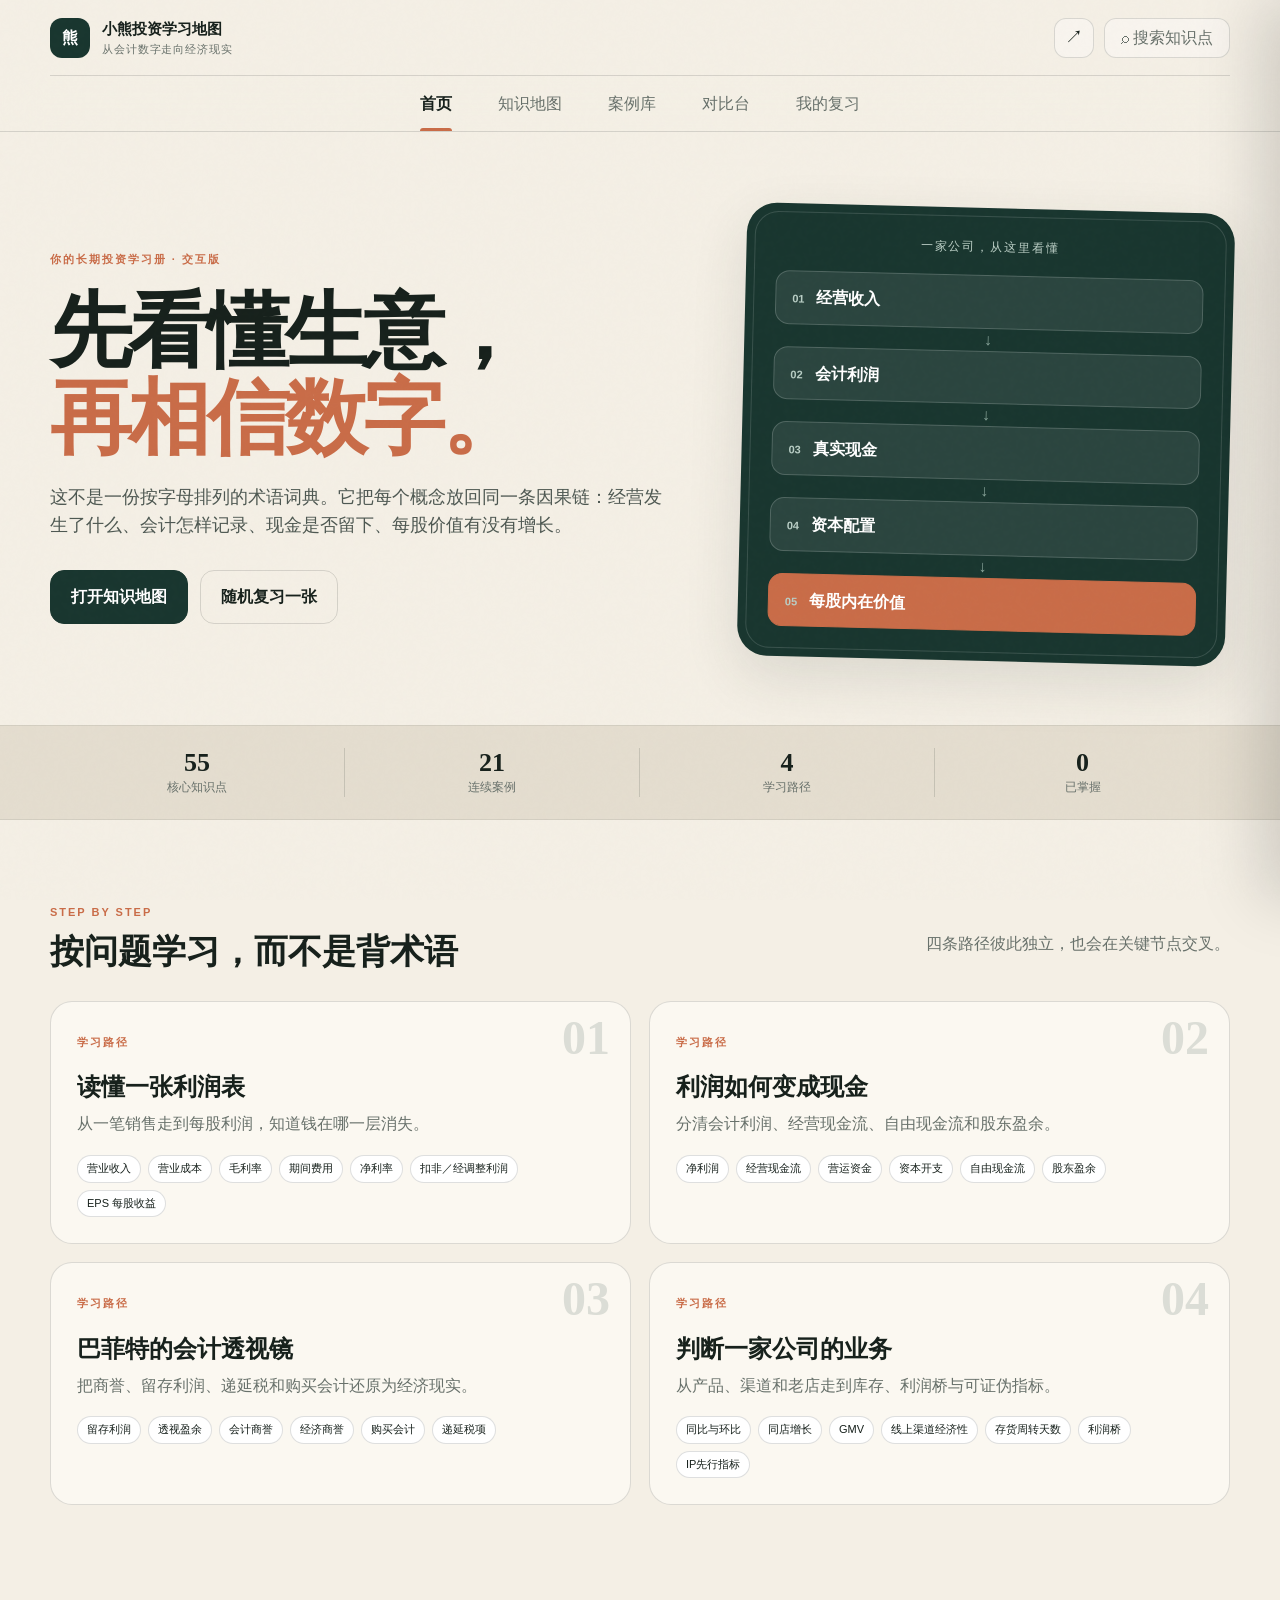
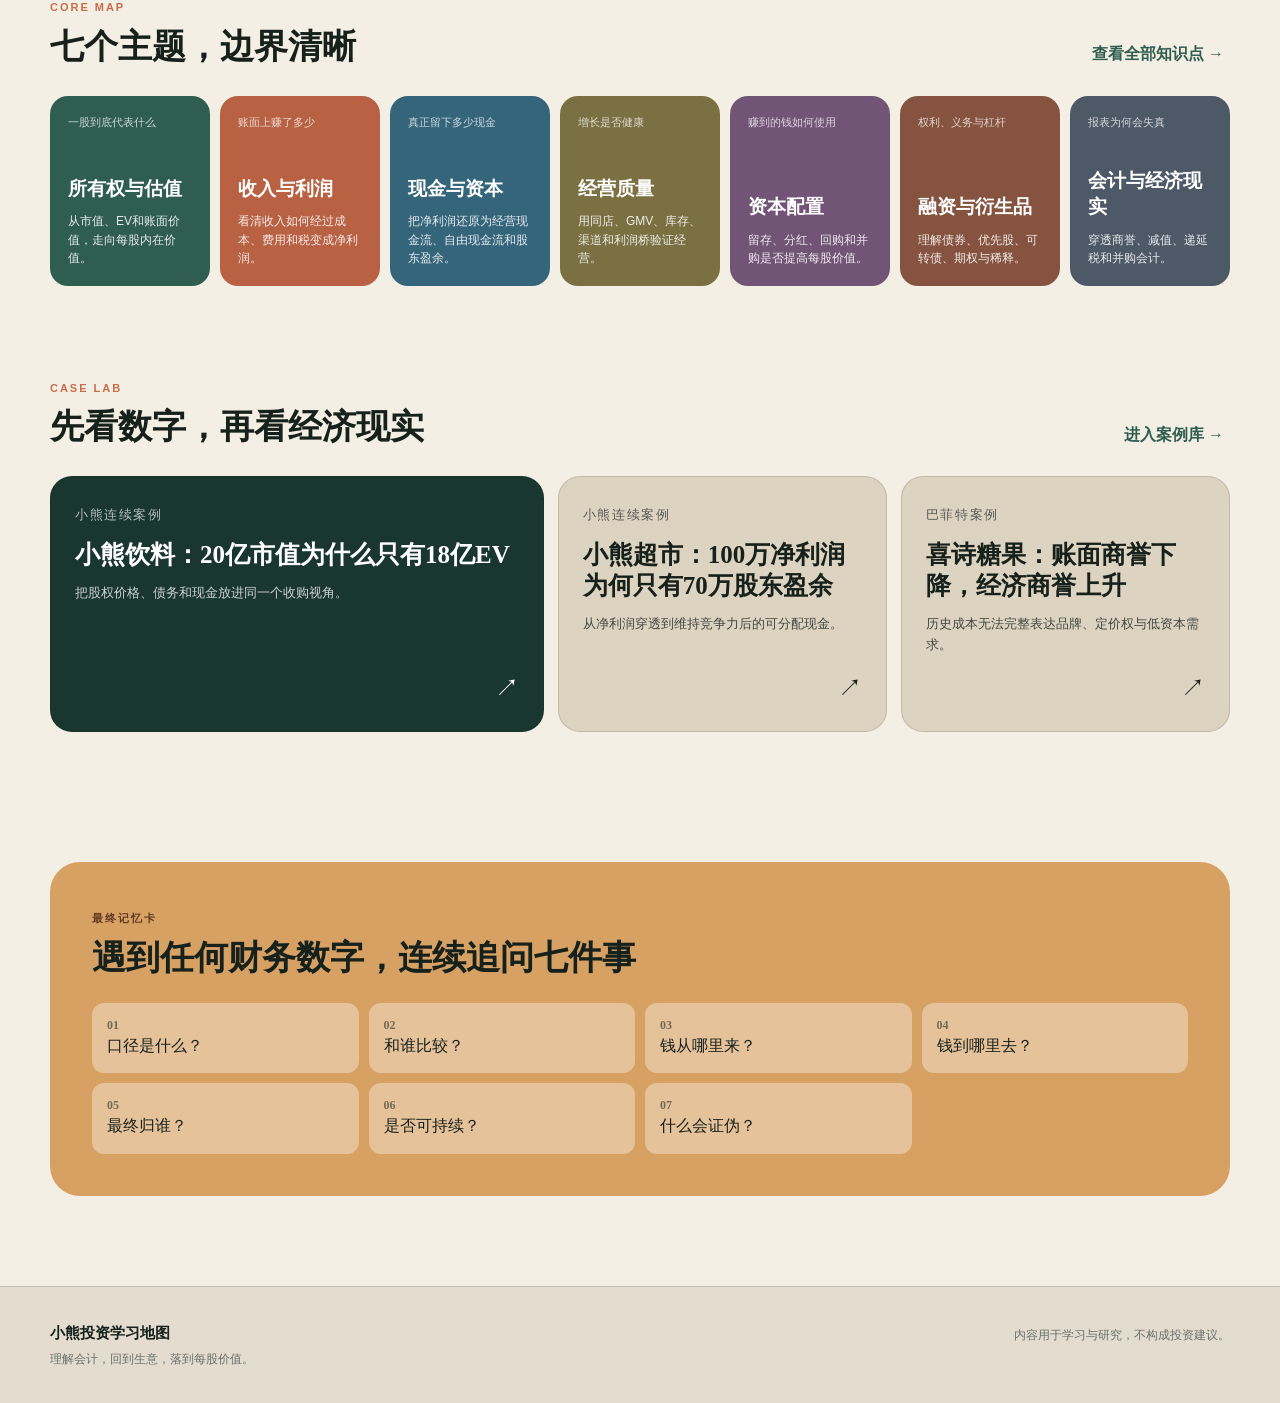
<file: index.html>
<!doctype html>
<html lang="zh-CN">
<head>
  <meta charset="utf-8" />
  <meta name="viewport" content="width=device-width, initial-scale=1, viewport-fit=cover" />
  <meta name="theme-color" content="#19362f" />
  <meta name="description" content="把财务概念、巴菲特会计思想、公司研究方法和真实案例连接起来的交互式学习地图。" />
  <title>小熊投资学习地图</title>
  <link rel="stylesheet" href="./styles.css?v=20261107-pop-methods" />
</head>
<body>
  <div class="noise" aria-hidden="true"></div>
  <header class="topbar">
    <a class="brand" href="#home" data-route="home" aria-label="返回首页">
      <span class="brand-mark">熊</span>
      <span><b>小熊投资学习地图</b><small>从会计数字走向经济现实</small></span>
    </a>
    <div class="header-actions">
      <button class="icon-btn" id="shareButton" aria-label="分享页面">↗</button>
      <button class="search-open" id="searchOpen"><span>⌕</span> 搜索知识点</button>
    </div>
  </header>

  <nav class="main-nav" aria-label="主要导航">
    <button class="nav-item active" data-route="home">首页</button>
    <button class="nav-item" data-route="atlas">知识地图</button>
    <button class="nav-item" data-route="cases">案例库</button>
    <button class="nav-item" data-route="compare">对比台</button>
    <button class="nav-item" data-route="review">我的复习</button>
  </nav>

  <main>
    <section class="view active" id="view-home">
      <div class="hero shell">
        <div class="hero-copy">
          <span class="eyebrow">你的长期投资学习册 · 交互版</span>
          <h1>先看懂生意，<br><em>再相信数字。</em></h1>
          <p>这不是一份按字母排列的术语词典。它把每个概念放回同一条因果链：经营发生了什么、会计怎样记录、现金是否留下、每股价值有没有增长。</p>
          <div class="hero-actions">
            <button class="primary" data-route="atlas">打开知识地图</button>
            <button class="secondary" id="randomConcept">随机复习一张</button>
          </div>
        </div>
        <div class="hero-board" aria-label="投资分析主链条">
          <div class="board-label">一家公司，从这里看懂</div>
          <button class="chain-node" data-concept="revenue"><span>01</span>经营收入</button>
          <i>↓</i>
          <button class="chain-node" data-concept="net-profit"><span>02</span>会计利润</button>
          <i>↓</i>
          <button class="chain-node" data-concept="owner-earnings"><span>03</span>真实现金</button>
          <i>↓</i>
          <button class="chain-node" data-concept="capital-allocation"><span>04</span>资本配置</button>
          <i>↓</i>
          <button class="chain-node accent" data-concept="intrinsic-value"><span>05</span>每股内在价值</button>
        </div>
      </div>

      <div class="stats-strip">
        <div><b id="conceptCount">0</b><span>核心知识点</span></div>
        <div><b id="caseCount">0</b><span>连续案例</span></div>
        <div><b>4</b><span>学习路径</span></div>
        <div><b id="progressCount">0</b><span>已掌握</span></div>
      </div>

      <section class="shell section-block">
        <div class="section-head">
          <div><span class="kicker">STEP BY STEP</span><h2>按问题学习，而不是背术语</h2></div>
          <p>四条路径彼此独立，也会在关键节点交叉。</p>
        </div>
        <div class="path-grid" id="pathGrid"></div>
      </section>

      <section class="shell section-block">
        <div class="section-head">
          <div><span class="kicker">CORE MAP</span><h2>七个主题，边界清晰</h2></div>
          <button class="text-link" data-route="atlas">查看全部知识点 →</button>
        </div>
        <div class="domain-grid" id="domainGrid"></div>
      </section>

      <section class="shell section-block case-preview-wrap">
        <div class="section-head">
          <div><span class="kicker">CASE LAB</span><h2>先看数字，再看经济现实</h2></div>
          <button class="text-link" data-route="cases">进入案例库 →</button>
        </div>
        <div class="case-preview" id="homeCases"></div>
      </section>

      <section class="shell memory-card">
        <span class="kicker">最终记忆卡</span>
        <h2>遇到任何财务数字，连续追问七件事</h2>
        <div class="question-grid">
          <p><b>01</b>口径是什么？</p><p><b>02</b>和谁比较？</p><p><b>03</b>钱从哪里来？</p>
          <p><b>04</b>钱到哪里去？</p><p><b>05</b>最终归谁？</p><p><b>06</b>是否可持续？</p><p><b>07</b>什么会证伪？</p>
        </div>
      </section>
    </section>

    <section class="view" id="view-atlas">
      <div class="page-head shell">
        <span class="eyebrow">KNOWLEDGE ATLAS</span>
        <h1>知识地图</h1>
        <p>按经济问题分类：一个知识点只能有一个主位置，但可以通过“相关概念”连接到其他主题。</p>
      </div>
      <div class="toolbar shell">
        <label class="search-field"><span>⌕</span><input id="atlasSearch" placeholder="搜索：股东盈余、期权、存货……" /></label>
        <div class="filter-row" id="domainFilters"></div>
      </div>
      <div class="shell result-meta" id="atlasMeta"></div>
      <div class="shell card-grid" id="conceptGrid"></div>
    </section>

    <section class="view" id="view-cases">
      <div class="page-head shell">
        <span class="eyebrow">CASE LIBRARY</span>
        <h1>案例库</h1>
        <p>按行业看计算方法，按公司找原案例。案例不是概念的装饰，而是检验你能否把报表、现金流与股东结果连接起来。</p>
      </div>
      <div class="shell industry-guide" id="industryGuide"></div>
      <div class="toolbar shell">
        <label class="search-field"><span>⌕</span><input id="caseSearch" placeholder="搜索：喜诗、名创、库存、回购……" /></label>
        <label class="company-select">公司 <select id="companyFilter"><option value="all">全部公司</option></select></label>
      </div>
      <div class="shell filter-label">按行业 / 生意模式</div>
      <div class="shell filter-row industry-filters" id="industryFilters"></div>
      <div class="shell filter-label">按案例类型</div>
      <div class="shell filter-row case-type-filters" id="caseFilters"></div>
      <div class="shell result-meta" id="caseMeta"></div>
      <div class="shell case-grid" id="caseGrid"></div>
    </section>

    <section class="view" id="view-compare">
      <div class="page-head shell">
        <span class="eyebrow">COMPARE DESK</span>
        <h1>概念对比台</h1>
        <p>很多误判并不是不会计算，而是把两个相似概念当成了一回事。</p>
      </div>
      <div class="shell compare-picker">
        <label>左边概念<select id="compareLeft"></select></label>
        <button id="swapCompare" class="swap-btn" aria-label="交换对比概念">⇄</button>
        <label>右边概念<select id="compareRight"></select></label>
      </div>
      <div class="shell compare-output" id="compareOutput"></div>
      <div class="shell quick-pairs">
        <h2>常见混淆组合</h2>
        <div id="quickPairs"></div>
      </div>
    </section>

    <section class="view" id="view-review">
      <div class="page-head shell">
        <span class="eyebrow">MY REVIEW</span>
        <h1>我的复习</h1>
        <p>收藏和掌握进度只保存在当前浏览器中，不需要登录。</p>
      </div>
      <div class="shell review-summary">
        <div><b id="reviewMastered">0</b><span>已掌握</span></div>
        <div><b id="reviewSaved">0</b><span>已收藏</span></div>
        <button class="primary" id="reviewRandom">从未掌握中抽一张</button>
      </div>
      <section class="shell review-section"><h2>收藏的知识点</h2><div class="card-grid compact" id="savedGrid"></div></section>
      <section class="shell review-section"><h2>最近浏览</h2><div class="card-grid compact" id="recentGrid"></div></section>
    </section>
  </main>

  <footer>
    <div class="shell footer-inner">
      <div><b>小熊投资学习地图</b><p>理解会计，回到生意，落到每股价值。</p></div>
      <p>内容用于学习与研究，不构成投资建议。</p>
    </div>
  </footer>

  <div class="search-overlay" id="searchOverlay" aria-hidden="true">
    <div class="search-panel">
      <div class="global-search"><span>⌕</span><input id="globalSearch" placeholder="输入任何概念或案例" autocomplete="off" /><button id="searchClose">×</button></div>
      <div id="globalResults" class="global-results"></div>
    </div>
  </div>

  <aside class="drawer" id="drawer" aria-hidden="true">
    <div class="drawer-backdrop" data-close-drawer></div>
    <article class="drawer-panel">
      <button class="drawer-close" data-close-drawer aria-label="关闭">×</button>
      <div id="drawerContent"></div>
    </article>
  </aside>

  <div class="toast" id="toast" role="status"></div>

  <script src="./data.js?v=20261101-miniso-cases"></script>
  <script src="./depth.js?v=20261101-miniso-cases"></script>
  <script src="./lessons.js?v=20261101-miniso-cases"></script>
  <script src="./dialogues.js?v=20261101-miniso-cases"></script>
  <script src="./today.js?v=20261111-luckin-case"></script>
  <script src="./dongpeng.js?v=20261114-three-methods"></script>
  <script src="./reader.js?v=20261101-miniso-cases"></script>
  <script src="./app.js?v=20261107-miniso-learning"></script>
</body>
</html>
</file>
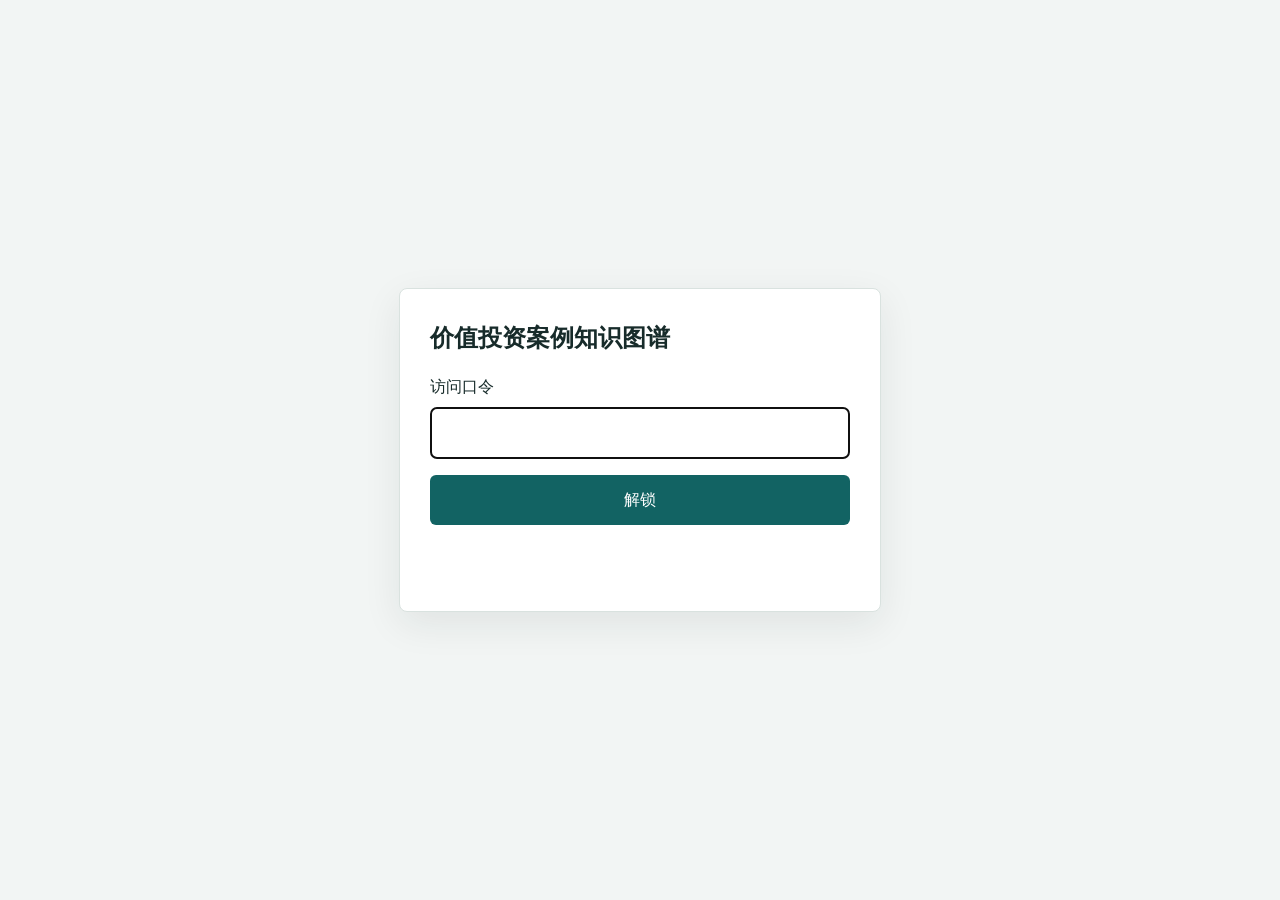
<file: case-graph/index.html>
<!doctype html>
<html lang="zh-CN"><head><meta charset="utf-8"><meta name="viewport" content="width=device-width,initial-scale=1">
<title>价值投资案例知识图谱 · 私密版</title>
<style>body{margin:0;min-height:100vh;display:grid;place-items:center;background:#f2f5f4;color:#172b2a;font:16px/1.6 system-ui,sans-serif}main{width:min(420px,calc(100% - 40px));padding:30px;background:white;border:1px solid #d9e2df;border-radius:8px;box-shadow:0 12px 38px #14282515}h1{font-size:24px;margin:0 0 16px}label{display:block;margin-bottom:8px}input{box-sizing:border-box;width:100%;padding:12px;font:inherit;border:1px solid #9dadab;border-radius:6px}button{margin-top:16px;width:100%;padding:12px;background:#126363;color:white;border:0;border-radius:6px;font:inherit;cursor:pointer}button:disabled{opacity:.6;cursor:wait}p{min-height:1.5em;color:#9c3232}</style></head>
<body><main><h1>价值投资案例知识图谱</h1><form id="unlock"><label for="password">访问口令</label><input id="password" type="password" autocomplete="off" required autofocus><button type="submit">解锁</button></form><p id="status" role="status"></p></main>
<script>
const files=["part-01.txt","part-02.txt","part-03.txt","part-04.txt","part-05.txt","part-06.txt","part-07.txt","part-08.txt","part-09.txt","part-10.txt","part-11.txt","part-12.txt","part-13.txt","part-14.txt"];
const salt="Yn0Mf2w8rxHlZm0T7z9AzA==",iv="dzjoO3LbvrIraI9F";
const bytes=s=>Uint8Array.from(atob(s),c=>c.charCodeAt(0));
document.getElementById("unlock").addEventListener("submit",async event=>{
 event.preventDefault();const button=event.target.querySelector("button"),status=document.getElementById("status");button.disabled=true;status.textContent="正在解锁…";
 try{
  const pass=document.getElementById("password").value;
  const material=await crypto.subtle.importKey("raw",new TextEncoder().encode(pass),"PBKDF2",false,["deriveKey"]);
  const key=await crypto.subtle.deriveKey({name:"PBKDF2",salt:bytes(salt),iterations:600000,hash:"SHA-256"},material,{name:"AES-GCM",length:256},false,["decrypt"]);
  const chunks=await Promise.all(files.map(async file=>{const response=await fetch(file,{cache:"no-store"});if(!response.ok)throw Error("数据加载失败");return response.text()}));
  const plain=await crypto.subtle.decrypt({name:"AES-GCM",iv:bytes(iv)},key,bytes(chunks.join("")));
  const stream=new Blob([plain]).stream().pipeThrough(new DecompressionStream("gzip"));
  const page=await new Response(stream).text();document.open();document.write(page);document.close();
 }catch(error){status.textContent=error.message==="数据加载失败"?error.message:"口令错误或浏览器不支持解锁";button.disabled=false}
});
</script></body></html>
</file>
<file: styles.css>
:root{
  --ink:#17211c;--muted:#68716b;--paper:#f4efe5;--paper-2:#fbf8f1;--green:#19362f;
  --green-2:#2f5d50;--orange:#c96c48;--line:rgba(23,33,28,.14);--shadow:0 20px 55px rgba(39,48,40,.12);
  --radius:22px;--shell:min(1180px,calc(100% - 40px));
}
*{box-sizing:border-box}
html{scroll-behavior:smooth}
body{margin:0;background:var(--paper);color:var(--ink);font-family:-apple-system,BlinkMacSystemFont,"Segoe UI","PingFang SC","Hiragino Sans GB","Microsoft YaHei",sans-serif;line-height:1.6}
button,input,select{font:inherit}
button{color:inherit}
.noise{position:fixed;inset:0;pointer-events:none;opacity:.18;z-index:100;background-image:url("data:image/svg+xml,%3Csvg viewBox='0 0 160 160' xmlns='http://www.w3.org/2000/svg'%3E%3Cfilter id='n'%3E%3CfeTurbulence type='fractalNoise' baseFrequency='.9' numOctaves='2' stitchTiles='stitch'/%3E%3C/filter%3E%3Crect width='100%25' height='100%25' filter='url(%23n)' opacity='.08'/%3E%3C/svg%3E")}
.shell{width:var(--shell);margin-inline:auto}
.topbar{height:76px;display:flex;align-items:center;justify-content:space-between;width:var(--shell);margin:auto;border-bottom:1px solid var(--line)}
.brand{display:flex;gap:12px;align-items:center;color:var(--ink);text-decoration:none}
.brand-mark{width:40px;height:40px;background:var(--green);color:#fff;border-radius:12px;display:grid;place-items:center;font-family:serif;font-weight:800}
.brand b,.brand small{display:block}.brand b{font-size:15px}.brand small{font-size:11px;color:var(--muted);letter-spacing:.08em}
.header-actions{display:flex;gap:10px}.icon-btn,.search-open{height:40px;border:1px solid var(--line);background:rgba(255,255,255,.35);border-radius:12px;cursor:pointer}
.icon-btn{width:40px;font-size:18px}.search-open{padding:0 16px;color:var(--muted)}
.main-nav{height:56px;display:flex;justify-content:center;gap:6px;position:sticky;top:0;z-index:30;background:rgba(244,239,229,.88);backdrop-filter:blur(18px);border-bottom:1px solid var(--line)}
.nav-item{border:0;background:transparent;padding:0 20px;cursor:pointer;color:var(--muted);position:relative}
.nav-item.active{color:var(--ink);font-weight:700}.nav-item.active:after{content:"";height:3px;background:var(--orange);position:absolute;left:20px;right:20px;bottom:0;border-radius:3px 3px 0 0}
.view{display:none;min-height:72vh}.view.active{display:block;animation:fade .28s ease}@keyframes fade{from{opacity:.25;transform:translateY(6px)}to{opacity:1;transform:none}}
.hero{display:grid;grid-template-columns:1.12fr .88fr;gap:72px;align-items:center;padding:76px 0 64px}
.eyebrow,.kicker{display:inline-block;font-size:11px;letter-spacing:.18em;font-weight:800;color:var(--orange);text-transform:uppercase}
.hero h1,.page-head h1{font-family:Georgia,"Songti SC",serif;line-height:1.06;margin:18px 0 20px;letter-spacing:-.045em}
.hero h1{font-size:clamp(46px,7vw,82px)}.hero h1 em{color:var(--orange);font-style:normal}
.hero-copy>p{font-size:18px;max-width:650px;color:#4e5852}
.hero-actions{display:flex;gap:12px;margin-top:30px}.primary,.secondary{border-radius:14px;padding:13px 20px;cursor:pointer;font-weight:700}
.primary{border:1px solid var(--green);background:var(--green);color:#fff}.secondary{border:1px solid var(--line);background:transparent}
.hero-board{background:var(--green);padding:30px;border-radius:30px;color:#fff;box-shadow:var(--shadow);transform:rotate(1.4deg);position:relative}
.hero-board:before{content:"";position:absolute;inset:8px;border:1px solid rgba(255,255,255,.14);border-radius:24px;pointer-events:none}
.board-label{text-align:center;font-size:12px;letter-spacing:.16em;color:#bdd0c7;margin-bottom:18px}
.chain-node{width:100%;border:1px solid rgba(255,255,255,.18);background:rgba(255,255,255,.08);color:#fff;border-radius:14px;text-align:left;padding:13px 16px;cursor:pointer;font-weight:700}
.chain-node:hover{background:rgba(255,255,255,.15)}.chain-node span{font-size:11px;color:#b9cec5;margin-right:12px}.chain-node.accent{background:var(--orange);border-color:var(--orange)}
.hero-board i{display:block;text-align:center;color:#89a59a;font-style:normal;line-height:22px}
.stats-strip{background:#e4ddcf;border-block:1px solid rgba(23,33,28,.08);display:grid;grid-template-columns:repeat(4,1fr);padding:22px max(20px,calc((100% - 1180px)/2))}
.stats-strip div{display:flex;flex-direction:column;align-items:center;border-right:1px solid var(--line)}.stats-strip div:last-child{border:0}.stats-strip b{font:700 26px Georgia,serif}.stats-strip span{font-size:12px;color:var(--muted)}
.section-block{padding:78px 0 10px}.section-head{display:flex;align-items:end;justify-content:space-between;gap:24px;margin-bottom:28px}.section-head h2,.memory-card h2,.quick-pairs h2,.review-section h2{font:700 34px/1.2 Georgia,"Songti SC",serif;margin:8px 0 0}.section-head>p{max-width:400px;color:var(--muted)}
.text-link{border:0;background:transparent;color:var(--green-2);font-weight:700;cursor:pointer}
.path-grid{display:grid;grid-template-columns:repeat(2,1fr);gap:18px}.path-card{background:var(--paper-2);border:1px solid var(--line);border-radius:var(--radius);padding:26px;cursor:pointer;transition:.2s;position:relative;overflow:hidden}.path-card:hover{transform:translateY(-3px);box-shadow:var(--shadow)}
.path-card .number{font:700 48px Georgia,serif;color:rgba(25,54,47,.14);position:absolute;right:20px;top:8px}.path-card h3{font:700 24px Georgia,"Songti SC",serif;margin:18px 0 8px}.path-card p{color:var(--muted);margin:0 0 18px}.path-steps{display:flex;flex-wrap:wrap;gap:7px}.path-steps span{font-size:11px;border:1px solid var(--line);border-radius:999px;padding:4px 9px;background:#fff}
.domain-grid{display:grid;grid-template-columns:repeat(7,1fr);gap:10px}.domain-card{min-height:190px;border:0;border-radius:18px;padding:18px;text-align:left;cursor:pointer;color:white;display:flex;flex-direction:column;justify-content:space-between;transition:.2s}.domain-card:hover{transform:translateY(-4px)}.domain-card b{font:700 19px Georgia,"Songti SC",serif}.domain-card span{font-size:11px;opacity:.75}.domain-card p{font-size:12px;line-height:1.55;margin:10px 0 0;opacity:.88}
.case-preview-wrap{padding-bottom:60px}.case-preview{display:grid;grid-template-columns:1.2fr .8fr .8fr;gap:14px}.case-tile{min-height:250px;background:#ddd3c1;border:1px solid var(--line);border-radius:22px;padding:24px;display:flex;flex-direction:column;justify-content:space-between;cursor:pointer;transition:.2s}.case-tile:first-child{background:var(--green);color:white}.case-tile:hover{transform:translateY(-3px)}.case-tile small{letter-spacing:.12em;text-transform:uppercase;opacity:.68}.case-tile h3{font:700 25px/1.25 Georgia,"Songti SC",serif;margin:12px 0}.case-tile p{font-size:13px;opacity:.78}.case-tile .arrow{font-size:24px;align-self:flex-end}
.memory-card{margin-top:70px;margin-bottom:90px;background:#d8a164;border-radius:30px;padding:42px}.memory-card .kicker{color:#603a23}.question-grid{display:grid;grid-template-columns:repeat(4,1fr);gap:10px;margin-top:24px}.question-grid p{background:rgba(255,255,255,.35);padding:15px;border-radius:12px;margin:0}.question-grid b{display:block;font:700 12px Georgia,serif;opacity:.55}
.page-head{padding:70px 0 28px}.page-head h1{font-size:clamp(44px,6vw,72px)}.page-head p{color:var(--muted);max-width:720px;font-size:17px}
.toolbar{display:flex;align-items:center;gap:14px;flex-wrap:wrap;margin-bottom:18px}.search-field{height:48px;background:var(--paper-2);border:1px solid var(--line);border-radius:14px;display:flex;align-items:center;gap:10px;padding:0 15px;min-width:min(420px,100%)}.search-field input{border:0;outline:0;background:transparent;width:100%;color:var(--ink)}
.filter-row{display:flex;gap:7px;flex-wrap:wrap}.filter-chip{border:1px solid var(--line);background:transparent;border-radius:999px;padding:8px 12px;font-size:12px;cursor:pointer}.filter-chip.active{background:var(--green);color:#fff;border-color:var(--green)}
.industry-guide{display:grid;grid-template-columns:repeat(4,minmax(0,1fr));gap:12px;margin-bottom:22px}.industry-card{display:flex;flex-direction:column;gap:7px;text-align:left;border:1px solid var(--line);border-radius:18px;background:var(--paper-2);padding:19px;cursor:pointer;transition:.2s}.industry-card:hover{transform:translateY(-3px);box-shadow:var(--shadow)}.industry-card small{font-size:11px;color:var(--orange);font-weight:800}.industry-card b{font:700 20px Georgia,"Songti SC",serif}.industry-card span{font-size:12px;line-height:1.6;color:var(--muted);flex:1}.industry-card em{font-style:normal;color:var(--green-2);font-size:11px;font-weight:700}.company-select{display:flex;align-items:center;gap:9px;font-size:12px;color:var(--muted);white-space:nowrap}.company-select select{border:1px solid var(--line);border-radius:12px;background:var(--paper-2);padding:12px;color:var(--ink);max-width:180px}.filter-label{font-size:11px;font-weight:800;letter-spacing:.08em;color:var(--muted);margin:12px auto 7px}.industry-filters,.case-type-filters{margin-bottom:8px}#caseMeta{margin-top:18px}
.result-meta{font-size:12px;color:var(--muted);margin-bottom:18px}.card-grid{display:grid;grid-template-columns:repeat(3,1fr);gap:14px;padding-bottom:80px}.concept-card{background:var(--paper-2);border:1px solid var(--line);border-radius:19px;padding:21px;cursor:pointer;transition:.18s;display:flex;flex-direction:column;min-height:220px}.concept-card:hover{transform:translateY(-3px);box-shadow:0 14px 35px rgba(37,45,39,.09)}.card-top{display:flex;justify-content:space-between;align-items:center}.domain-dot{font-size:11px;font-weight:700}.level{font-size:10px;border:1px solid var(--line);padding:3px 8px;border-radius:999px;color:var(--muted)}.concept-card h3{font:700 23px Georgia,"Songti SC",serif;margin:26px 0 8px}.concept-card p{margin:0;color:var(--muted);font-size:14px;flex:1}.card-foot{display:flex;justify-content:space-between;align-items:center;margin-top:18px;font-size:12px}.mastered-mark{color:var(--green-2);font-weight:700}.bookmark{border:0;background:transparent;cursor:pointer;font-size:18px;padding:2px 5px}.bookmark.saved{color:var(--orange)}
.case-grid{display:grid;grid-template-columns:repeat(2,1fr);gap:16px;padding-bottom:80px}.case-card{background:var(--paper-2);border:1px solid var(--line);border-radius:22px;padding:26px;cursor:pointer}.case-card:hover{box-shadow:var(--shadow)}.case-card small{color:var(--orange);font-weight:800;letter-spacing:.08em}.case-card h3{font:700 27px/1.25 Georgia,"Songti SC",serif;margin:12px 0}.case-card>p{color:var(--muted)}.number-row{display:flex;gap:7px;flex-wrap:wrap;margin-top:18px}.number-row span{font-size:11px;padding:5px 9px;border-radius:999px;background:#ebe5d9}
.case-learning-preview{display:grid;gap:5px;margin-top:16px;padding:12px 14px;border-radius:12px;background:#e9ede5;color:#375044;font-size:12px;line-height:1.55}.case-learning-preview b{color:var(--green);font-size:11px}.case-learning ul{margin:8px 0 0;padding-left:20px;line-height:1.8}
.compare-picker{display:grid;grid-template-columns:1fr auto 1fr;gap:14px;align-items:end;background:var(--paper-2);border:1px solid var(--line);border-radius:20px;padding:20px}.compare-picker label{font-size:12px;color:var(--muted)}.compare-picker select{display:block;width:100%;border:1px solid var(--line);background:white;border-radius:12px;padding:12px;margin-top:6px}.swap-btn{width:44px;height:44px;border-radius:50%;border:1px solid var(--line);background:var(--paper);cursor:pointer}.compare-output{display:grid;grid-template-columns:1fr 1fr;gap:16px;margin-top:18px}.compare-side{background:var(--paper-2);border:1px solid var(--line);border-radius:22px;padding:28px}.compare-side h2{font:700 32px Georgia,"Songti SC",serif;margin:10px 0 24px}.compare-row{padding:16px 0;border-top:1px solid var(--line)}.compare-row b{display:block;font-size:11px;color:var(--orange);letter-spacing:.1em;margin-bottom:5px}.compare-row p{margin:0}.quick-pairs{padding:50px 0 90px}.quick-pairs>div{display:flex;flex-wrap:wrap;gap:10px;margin-top:20px}.pair-btn{border:1px solid var(--line);background:var(--paper-2);border-radius:999px;padding:9px 13px;cursor:pointer}
.review-summary{display:grid;grid-template-columns:170px 170px 1fr;gap:14px;align-items:center;background:var(--green);color:#fff;border-radius:22px;padding:24px;margin-bottom:40px}.review-summary div{display:flex;flex-direction:column}.review-summary b{font:700 34px Georgia,serif}.review-summary span{font-size:12px;color:#b9cec5}.review-summary .primary{justify-self:end;background:var(--orange);border-color:var(--orange)}.review-section{padding-bottom:20px}.review-section h2{font-size:28px;margin-bottom:18px}.card-grid.compact{padding-bottom:35px}.empty-state{grid-column:1/-1;border:1px dashed var(--line);border-radius:18px;padding:30px;color:var(--muted);text-align:center}
footer{background:#e3dccf;border-top:1px solid var(--line);margin-top:40px}.footer-inner{display:flex;justify-content:space-between;gap:20px;padding:34px 0;color:var(--muted);font-size:12px}.footer-inner b{color:var(--ink);font-size:15px}.footer-inner p{margin:5px 0 0}
.search-overlay{position:fixed;inset:0;background:rgba(19,27,23,.76);backdrop-filter:blur(10px);z-index:80;display:none;padding:9vh 20px}.search-overlay.open{display:block}.search-panel{max-width:760px;margin:auto;background:var(--paper-2);border-radius:24px;box-shadow:var(--shadow);max-height:82vh;overflow:auto}.global-search{height:68px;display:flex;align-items:center;gap:12px;padding:0 20px;border-bottom:1px solid var(--line);position:sticky;top:0;background:var(--paper-2);z-index:2}.global-search input{flex:1;border:0;outline:0;background:transparent;font-size:19px}.global-search button{border:0;background:transparent;font-size:28px;cursor:pointer}.global-results{padding:12px}.global-result{display:block;width:100%;border:0;background:transparent;text-align:left;padding:13px;border-radius:12px;cursor:pointer}.global-result:hover{background:#ece6da}.global-result b{display:block}.global-result span{font-size:12px;color:var(--muted)}
.drawer{position:fixed;inset:0;z-index:70;pointer-events:none}.drawer.open{pointer-events:auto}.drawer-backdrop{position:absolute;inset:0;background:rgba(12,19,15,.46);opacity:0;transition:.25s}.drawer.open .drawer-backdrop{opacity:1}.drawer-panel{position:absolute;right:0;top:0;bottom:0;width:min(620px,100%);background:var(--paper-2);padding:34px clamp(24px,5vw,52px);overflow:auto;transform:translateX(100%);transition:.28s ease;box-shadow:-20px 0 60px rgba(0,0,0,.15)}.drawer.open .drawer-panel{transform:none}.drawer-close{position:sticky;top:0;float:right;width:42px;height:42px;border-radius:50%;border:1px solid var(--line);background:var(--paper-2);font-size:24px;cursor:pointer;z-index:3}.drawer-label{padding-top:45px}.drawer h1{font:700 42px/1.1 Georgia,"Songti SC",serif;margin:12px 0}.drawer-lead{font-size:18px;color:#4f5953}.formula-box{background:var(--green);color:#fff;border-radius:18px;padding:20px;margin:24px 0}.detail-block{border-top:1px solid var(--line);padding:20px 0}.detail-block h3{font-size:12px;color:var(--orange);letter-spacing:.1em;margin:0 0 8px}.detail-block p{margin:0}.related-row{display:flex;flex-wrap:wrap;gap:7px}.related-btn{border:1px solid var(--line);background:transparent;border-radius:999px;padding:7px 10px;cursor:pointer}.drawer-actions{display:flex;gap:10px;margin:20px 0 40px}.drawer-actions button{flex:1;padding:12px;border-radius:12px;cursor:pointer}.master-btn{border:1px solid var(--green);background:var(--green);color:#fff}.save-btn{border:1px solid var(--line);background:transparent}.case-conclusion{background:#e6dfd1;padding:18px;border-radius:16px}.case-questions li{margin:8px 0}
.depth-callout{margin:26px 0 16px;padding:20px;border-radius:18px;background:#e7dfd0;border-left:4px solid var(--orange)}.depth-callout small{display:block;color:var(--orange);font-weight:800;letter-spacing:.12em;margin-bottom:8px}.depth-callout p{margin:0;font-size:16px;line-height:1.75}.lens-grid{display:grid;grid-template-columns:repeat(3,1fr);gap:9px}.lens-grid article{padding:14px;border:1px solid var(--line);border-radius:14px;background:rgba(255,255,255,.45)}.lens-grid b{display:block;color:var(--green);margin-bottom:7px}.lens-grid p{font-size:13px;line-height:1.55}.judgement-block ol{margin:10px 0 0;padding:0;counter-reset:judge;list-style:none}.judgement-block li{position:relative;padding:10px 0 10px 38px;border-bottom:1px dashed var(--line);line-height:1.65}.judgement-block li:before{counter-increment:judge;content:counter(judge);position:absolute;left:0;top:9px;width:24px;height:24px;border-radius:50%;background:var(--green);color:#fff;display:grid;place-items:center;font-size:11px;font-weight:800}
.lesson-section,.dialogue-section{padding:30px 0;border-top:2px solid var(--line)}
.lesson-kicker{display:inline-block;color:var(--orange);font-size:11px;font-weight:800;letter-spacing:.13em}
.lesson-section h2,.dialogue-section h2{font-family:Georgia,"Songti SC",serif;font-size:clamp(24px,3vw,32px);line-height:1.3;margin:9px 0 22px}
.lesson-section h3{font-size:17px;margin:30px 0 14px}
.lesson-steps{display:grid;gap:10px}.lesson-step{display:grid;grid-template-columns:34px 1fr;gap:14px;padding:18px;border:1px solid var(--line);border-radius:16px;background:rgba(255,255,255,.43)}
.lesson-step>span{font:700 14px Georgia,serif;color:var(--orange)}.lesson-step h4{margin:0 0 5px;font-size:16px}.lesson-step p{margin:0;line-height:1.8;color:#465249;white-space:pre-line}
.table-scroll{overflow-x:auto;max-width:100%;border:1px solid var(--line);border-radius:14px;background:#fffaf1}.table-scroll table{border-collapse:collapse;width:100%;min-width:460px;font-size:13px;line-height:1.55}
.table-scroll th,.table-scroll td{padding:12px 14px;border-bottom:1px solid var(--line);text-align:left;vertical-align:top}.table-scroll th{background:#e8e5d8;color:var(--green);font-weight:800}.table-scroll tr:last-child td{border-bottom:0}
.scenario-grid{display:grid;grid-template-columns:1fr 1fr;gap:10px;margin-top:18px}.scenario-grid article{padding:18px;border-radius:15px}.scenario-grid b,.lesson-usage b{display:block;margin-bottom:8px}.scenario-grid p,.lesson-usage p{margin:0;color:#465249;line-height:1.75}
.scenario-grid .positive{background:#dfece4}.scenario-grid .negative{background:#f6e3d8}.lesson-usage{margin-top:12px;padding:18px 20px;border-left:4px solid var(--orange);background:#eee7d8;border-radius:0 14px 14px 0}
.dialogue-intro{color:var(--muted);font-size:13px;line-height:1.7;margin:-7px 0 18px}.dialogue-item{border:1px solid var(--line);border-radius:14px;background:#fffaf2;margin:10px 0;overflow:hidden}.dialogue-item summary{cursor:pointer;list-style:none;padding:16px 18px;font-weight:750;display:flex;align-items:center;justify-content:space-between;gap:12px}.dialogue-item summary::-webkit-details-marker{display:none}.dialogue-item summary span{font-weight:500;font-size:12px;color:var(--orange);white-space:nowrap}.dialogue-item[open] summary{border-bottom:1px solid var(--line)}
.markdown-body{padding:8px 20px 22px;font-size:14px;line-height:1.85;color:#354139}.markdown-body h3,.markdown-body h4,.markdown-body h5,.markdown-body h6{color:var(--green);line-height:1.35;margin:24px 0 8px}.markdown-body p{margin:12px 0}.markdown-body ul,.markdown-body ol{padding-left:23px}.markdown-body li{margin:5px 0}.markdown-body blockquote{margin:16px 0;padding:8px 15px;border-left:3px solid var(--orange);background:#f2eadd}.markdown-body pre{overflow-x:auto;background:#e9e5da;padding:14px;border-radius:10px}.markdown-body code{font-size:.9em}.markdown-body a{color:var(--green-2);text-decoration:underline}.markdown-body .table-scroll{margin:16px 0}
@media(max-width:700px){.scenario-grid{grid-template-columns:1fr}.lesson-step{grid-template-columns:24px 1fr;padding:15px}.markdown-body{padding:6px 14px 16px}.dialogue-item summary{padding:14px}}
.toast{position:fixed;left:50%;bottom:28px;transform:translate(-50%,20px);background:var(--ink);color:#fff;padding:10px 16px;border-radius:999px;font-size:12px;opacity:0;pointer-events:none;transition:.2s;z-index:120}.toast.show{opacity:1;transform:translate(-50%,0)}
@media(max-width:980px){.hero{grid-template-columns:1fr;gap:36px}.hero-board{max-width:620px;transform:none}.domain-grid{grid-template-columns:repeat(4,1fr)}.question-grid{grid-template-columns:repeat(2,1fr)}.card-grid{grid-template-columns:repeat(2,1fr)}}
@media(max-width:980px){.industry-guide{grid-template-columns:repeat(2,minmax(0,1fr))}}
@media(max-width:700px){:root{--shell:calc(100% - 28px)}.topbar{height:64px}.brand small{display:none}.search-open{width:40px;padding:0;font-size:0}.search-open span{font-size:20px}.main-nav{position:fixed;left:8px;right:8px;bottom:8px;top:auto;height:58px;border:1px solid var(--line);border-radius:18px;z-index:60;box-shadow:var(--shadow);justify-content:space-around;padding:0 4px}.nav-item{padding:0 6px;font-size:11px}.nav-item.active:after{left:7px;right:7px;bottom:4px}.hero{padding:48px 0}.hero h1{font-size:49px}.hero-copy>p{font-size:16px}.hero-actions{flex-direction:column}.hero-actions button{width:100%}.stats-strip{grid-template-columns:repeat(2,1fr);gap:18px;padding:20px}.stats-strip div:nth-child(2){border-right:0}.path-grid,.case-preview,.card-grid,.case-grid,.compare-output{grid-template-columns:1fr}.domain-grid{display:flex;overflow-x:auto;padding-bottom:8px}.domain-card{min-width:155px}.section-block{padding-top:58px}.section-head{align-items:start;flex-direction:column}.section-head h2,.memory-card h2{font-size:29px}.case-preview .case-tile{min-height:210px}.question-grid{grid-template-columns:1fr 1fr}.memory-card{padding:28px 20px;margin-bottom:70px}.page-head{padding-top:48px}.page-head h1{font-size:49px}.toolbar{align-items:stretch}.search-field{min-width:100%}.filter-row{flex-wrap:nowrap;overflow:auto;padding-bottom:4px}.filter-chip{white-space:nowrap}.compare-picker{grid-template-columns:1fr}.swap-btn{justify-self:center;transform:rotate(90deg)}.review-summary{grid-template-columns:1fr 1fr}.review-summary .primary{grid-column:1/-1;justify-self:stretch}.footer-inner{padding-bottom:90px;flex-direction:column}.drawer-panel{padding:24px}.drawer h1{font-size:36px}.lens-grid{grid-template-columns:1fr}.lens-grid p{font-size:14px}.global-search{height:60px}.search-overlay{padding:14px}.search-panel{max-height:calc(100vh - 28px)} }
@media(max-width:700px){.industry-guide{display:flex;overflow-x:auto;padding-bottom:5px}.industry-card{min-width:245px}.company-select{width:100%}.company-select select{flex:1;max-width:none}.industry-filters,.case-type-filters{margin-bottom:12px}}
</file>
